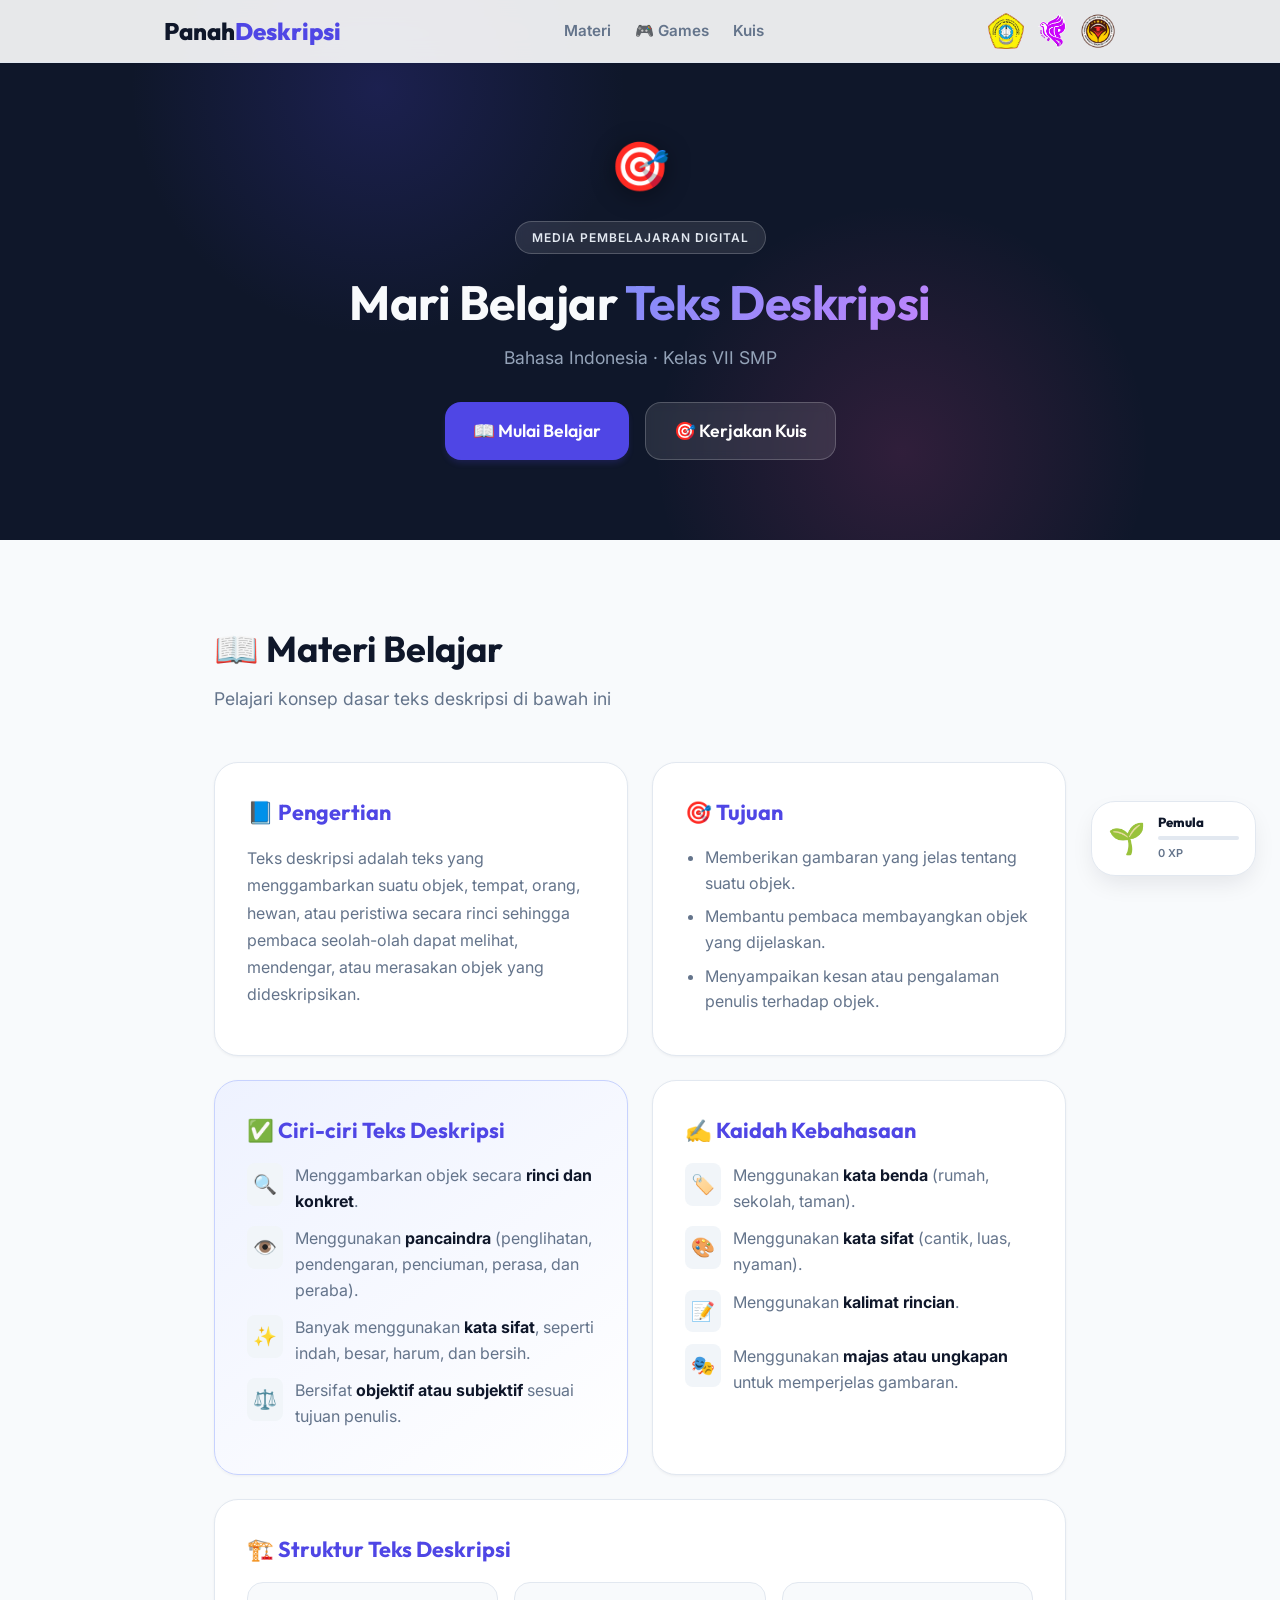
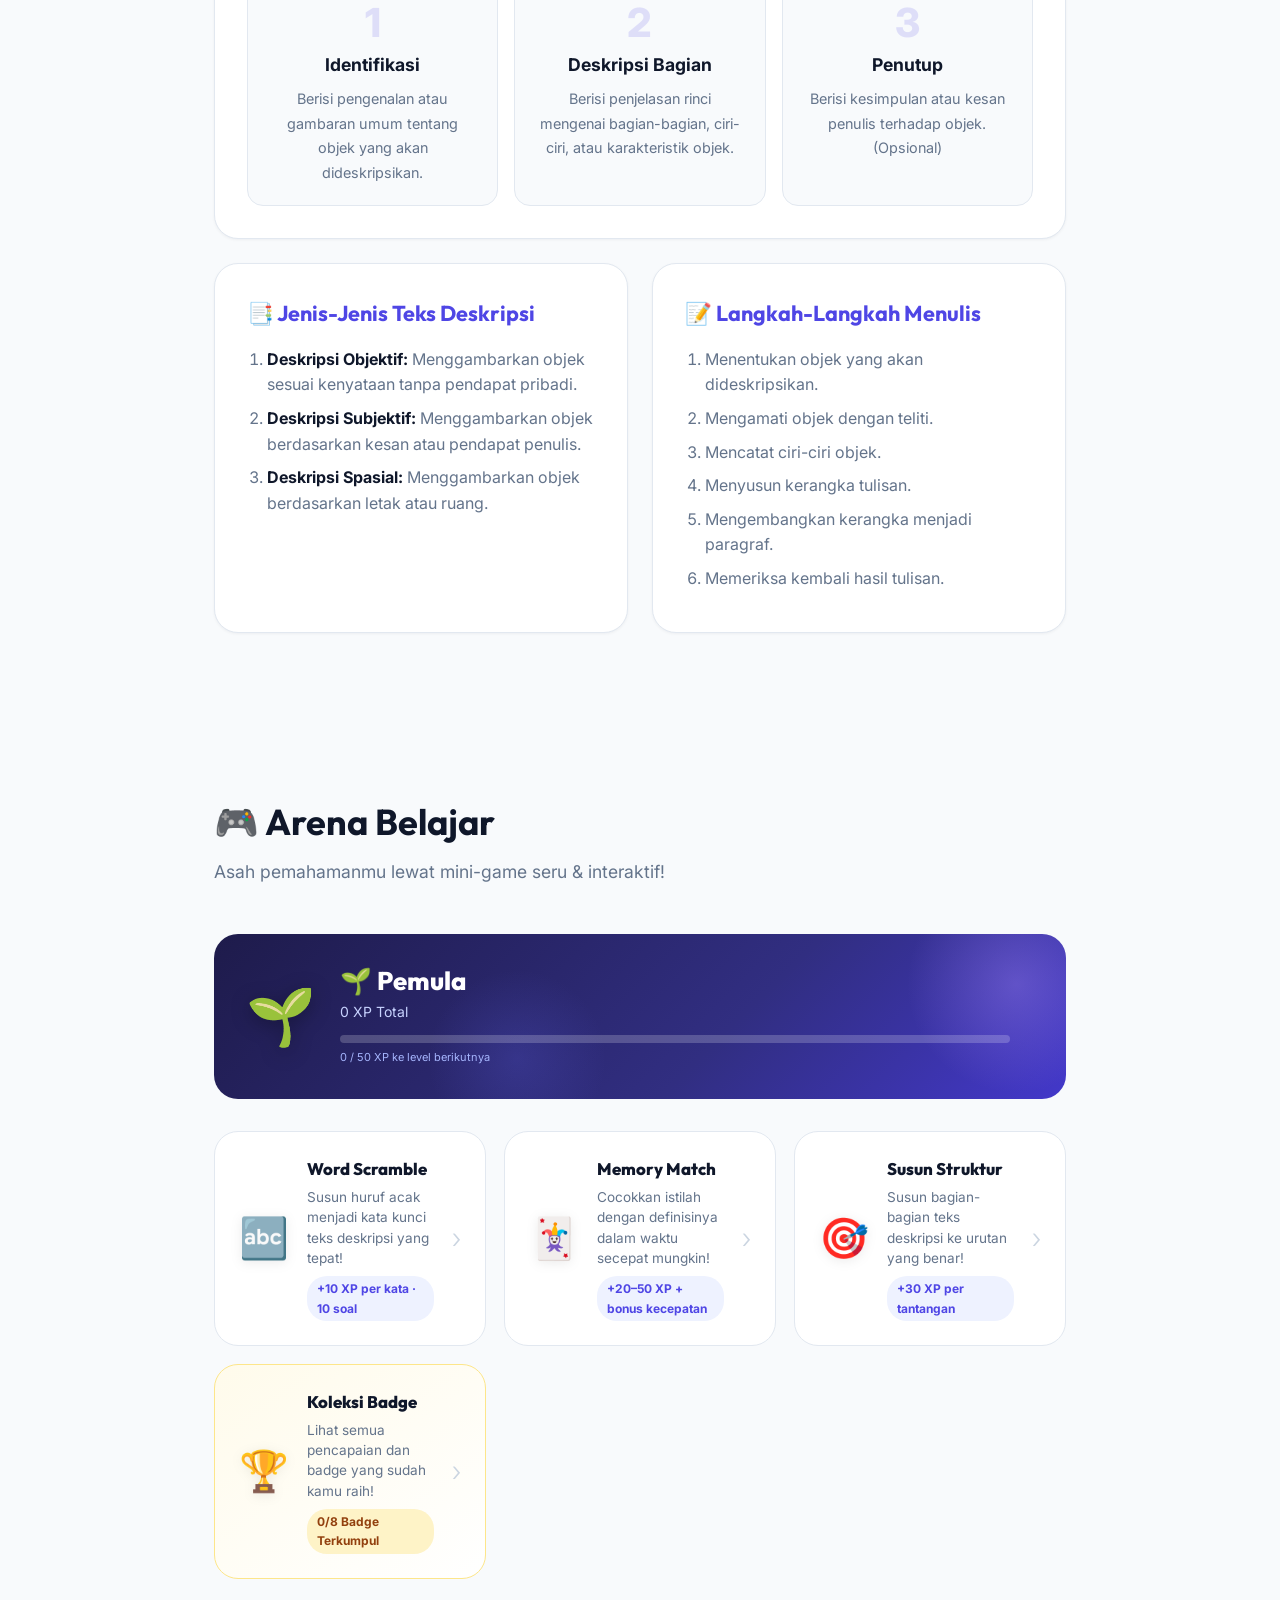
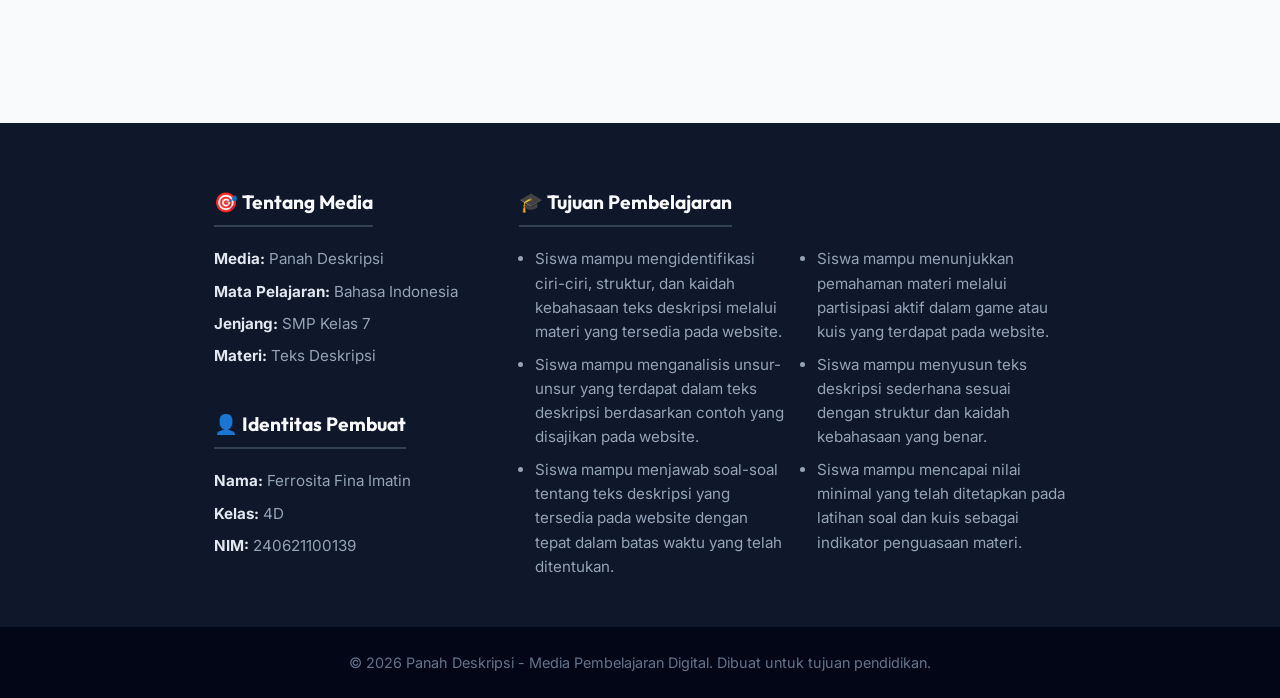
<file: index.html>
<!DOCTYPE html>
<html lang="id">

<head>
    <meta charset="UTF-8">
    <meta name="viewport" content="width=device-width, initial-scale=1.0">
    <title>Panah Deskripsi - Media Pembelajaran Teks Deskripsi</title>
    <link rel="preconnect" href="https://fonts.googleapis.com">
    <link rel="preconnect" href="https://fonts.gstatic.com" crossorigin>
    <link href="https://fonts.googleapis.com/css2?family=Inter:wght@300;400;500;600;700&family=Outfit:wght@500;600;700;800&display=swap" rel="stylesheet">
    <link rel="stylesheet" href="style.css">
</head>

<body>

    <nav class="navbar">
        <div class="nav-container">
            <div class="nav-brand">Panah<span>Deskripsi</span></div>
            <div class="nav-links">
                <a href="#materi">Materi</a>
                <a href="#games">🎮 Games</a>
                <a href="kuis.html">Kuis</a>
            </div>
            <div class="nav-logos">
                <img src="assets/utm.png" alt="UTM">
                <img src="assets/fkip.png" alt="FKIP">
                <img src="assets/pbsi.png" alt="PBSI">
            </div>
        </div>
    </nav>

    <header class="hero">
        <div class="hero-content">
            <span class="target-icon">🎯</span>
            <div class="hero-badge">Media Pembelajaran Digital</div>
            <h1>Mari Belajar <span>Teks Deskripsi</span></h1>
            <p>Bahasa Indonesia &middot; Kelas VII SMP</p>
            <div class="hero-buttons">
                <a href="#materi" class="btn-primary">📖 Mulai Belajar</a>
                <a href="kuis.html" class="btn-secondary">🎯 Kerjakan Kuis</a>
            </div>
        </div>
    </header>

    <main class="container">
        <!-- MATERI SECTION -->
        <section id="materi" class="section">
            <div class="section-header">
                <h2>📖 Materi Belajar</h2>
                <p class="section-subtitle">Pelajari konsep dasar teks deskripsi di bawah ini</p>
            </div>

            <div class="grid-2">
                <div class="card">
                    <h3>📘 Pengertian</h3>
                    <p>Teks deskripsi adalah teks yang menggambarkan suatu objek, tempat, orang, hewan, atau peristiwa secara rinci sehingga pembaca seolah-olah dapat melihat, mendengar, atau merasakan objek yang dideskripsikan.</p>
                </div>
                <div class="card">
                    <h3>🎯 Tujuan</h3>
                    <ul class="styled-list">
                        <li>Memberikan gambaran yang jelas tentang suatu objek.</li>
                        <li>Membantu pembaca membayangkan objek yang dijelaskan.</li>
                        <li>Menyampaikan kesan atau pengalaman penulis terhadap objek.</li>
                    </ul>
                </div>
            </div>

            <div class="grid-2 mt-2">
                <div class="card card-highlight">
                    <h3>✅ Ciri-ciri Teks Deskripsi</h3>
                    <ul class="icon-list">
                        <li><span>🔍</span> <div>Menggambarkan objek secara <strong>rinci dan konkret</strong>.</div></li>
                        <li><span>👁️</span> <div>Menggunakan <strong>pancaindra</strong> (penglihatan, pendengaran, penciuman, perasa, dan peraba).</div></li>
                        <li><span>✨</span> <div>Banyak menggunakan <strong>kata sifat</strong>, seperti indah, besar, harum, dan bersih.</div></li>
                        <li><span>⚖️</span> <div>Bersifat <strong>objektif atau subjektif</strong> sesuai tujuan penulis.</div></li>
                    </ul>
                </div>
                <div class="card">
                    <h3>✍️ Kaidah Kebahasaan</h3>
                    <ul class="icon-list">
                        <li><span>🏷️</span> <div>Menggunakan <strong>kata benda</strong> (rumah, sekolah, taman).</div></li>
                        <li><span>🎨</span> <div>Menggunakan <strong>kata sifat</strong> (cantik, luas, nyaman).</div></li>
                        <li><span>📝</span> <div>Menggunakan <strong>kalimat rincian</strong>.</div></li>
                        <li><span>🎭</span> <div>Menggunakan <strong>majas atau ungkapan</strong> untuk memperjelas gambaran.</div></li>
                    </ul>
                </div>
            </div>

            <div class="card mt-2">
                <h3>🏗️ Struktur Teks Deskripsi</h3>
                <div class="struct-grid">
                    <div class="struct-item">
                        <span class="struct-num">1</span>
                        <span class="struct-label">Identifikasi</span>
                        <p class="struct-desc">Berisi pengenalan atau gambaran umum tentang objek yang akan dideskripsikan.</p>
                    </div>
                    <div class="struct-item">
                        <span class="struct-num">2</span>
                        <span class="struct-label">Deskripsi Bagian</span>
                        <p class="struct-desc">Berisi penjelasan rinci mengenai bagian-bagian, ciri-ciri, atau karakteristik objek.</p>
                    </div>
                    <div class="struct-item">
                        <span class="struct-num">3</span>
                        <span class="struct-label">Penutup</span>
                        <p class="struct-desc">Berisi kesimpulan atau kesan penulis terhadap objek. (Opsional)</p>
                    </div>
                </div>
            </div>

            <div class="grid-2 mt-2">
                <div class="card">
                    <h3>📑 Jenis-Jenis Teks Deskripsi</h3>
                    <ol class="styled-list">
                        <li><strong>Deskripsi Objektif:</strong> Menggambarkan objek sesuai kenyataan tanpa pendapat pribadi.</li>
                        <li><strong>Deskripsi Subjektif:</strong> Menggambarkan objek berdasarkan kesan atau pendapat penulis.</li>
                        <li><strong>Deskripsi Spasial:</strong> Menggambarkan objek berdasarkan letak atau ruang.</li>
                    </ol>
                </div>
                <div class="card">
                    <h3>📝 Langkah-Langkah Menulis</h3>
                    <ol class="styled-list">
                        <li>Menentukan objek yang akan dideskripsikan.</li>
                        <li>Mengamati objek dengan teliti.</li>
                        <li>Mencatat ciri-ciri objek.</li>
                        <li>Menyusun kerangka tulisan.</li>
                        <li>Mengembangkan kerangka menjadi paragraf.</li>
                        <li>Memeriksa kembali hasil tulisan.</li>
                    </ol>
                </div>
            </div>
        </section>

        <!-- KUIS SECTION DIPINDAHKAN KE HALAMAN kuis.html -->

        <!-- ===== GAMES SECTION ===== -->
        <section id="games" class="section">
            <div class="section-header">
                <h2>🎮 Arena Belajar</h2>
                <p class="section-subtitle">Asah pemahamanmu lewat mini-game seru &amp; interaktif!</p>
            </div>

            <!-- XP Profile Card -->
            <div class="xp-profile-card">
                <div class="xp-profile-avatar" id="xp-emoji-main">🌱</div>
                <div class="xp-profile-info">
                    <div class="xp-profile-level" id="xp-level-main">🌱 Pemula</div>
                    <div class="xp-profile-pts"><span id="xp-total-main">0</span> XP Total</div>
                    <div class="xp-track-wrap">
                        <div class="xp-track-fill" id="xp-track-fill" style="width:0%"></div>
                    </div>
                    <div class="xp-track-label" id="xp-track-label">0 / 50 XP ke level berikutnya</div>
                </div>
                <div class="xp-badges-mini" id="xp-badges-mini"></div>
            </div>

            <!-- Games Grid -->
            <div class="games-grid">
                <div class="game-card" onclick="openGame('scramble')">
                    <div class="game-card-icon">🔤</div>
                    <div class="game-card-content">
                        <div class="game-card-title">Word Scramble</div>
                        <div class="game-card-desc">Susun huruf acak menjadi kata kunci teks deskripsi yang tepat!</div>
                        <div class="game-card-reward">+10 XP per kata &middot; 10 soal</div>
                    </div>
                    <div class="game-card-arrow">&rsaquo;</div>
                </div>

                <div class="game-card" onclick="openGame('memory')">
                    <div class="game-card-icon">🃏</div>
                    <div class="game-card-content">
                        <div class="game-card-title">Memory Match</div>
                        <div class="game-card-desc">Cocokkan istilah dengan definisinya dalam waktu secepat mungkin!</div>
                        <div class="game-card-reward">+20–50 XP + bonus kecepatan</div>
                    </div>
                    <div class="game-card-arrow">&rsaquo;</div>
                </div>

                <div class="game-card" onclick="openGame('drag')">
                    <div class="game-card-icon">🎯</div>
                    <div class="game-card-content">
                        <div class="game-card-title">Susun Struktur</div>
                        <div class="game-card-desc">Susun bagian-bagian teks deskripsi ke urutan yang benar!</div>
                        <div class="game-card-reward">+30 XP per tantangan</div>
                    </div>
                    <div class="game-card-arrow">&rsaquo;</div>
                </div>

                <div class="game-card badge-display-card" onclick="openGame('badges')">
                    <div class="game-card-icon">🏆</div>
                    <div class="game-card-content">
                        <div class="game-card-title">Koleksi Badge</div>
                        <div class="game-card-desc">Lihat semua pencapaian dan badge yang sudah kamu raih!</div>
                        <div class="game-card-reward"><span id="badge-earned-count">0</span>/8 Badge Terkumpul</div>
                    </div>
                    <div class="game-card-arrow">&rsaquo;</div>
                </div>
            </div>
        </section>
    </main>

    <!-- ====== WORD SCRAMBLE MODAL ====== -->
    <div class="game-modal" id="modal-scramble" style="display:none;">
        <div class="game-modal-overlay" onclick="closeGame('scramble')"></div>
        <div class="game-modal-inner">
            <div class="modal-topbar">
                <div class="modal-topbar-title">🔤 Word Scramble</div>
                <button class="modal-close-btn" onclick="closeGame('scramble')">✕</button>
            </div>
            <div id="sc-game-body">
                <div class="sc-stats-bar">
                    <div>Kata <strong id="sc-word-num">1</strong>/10</div>
                    <div class="sc-clock" id="sc-clock">⏱ <span id="sc-timer">30</span>s</div>
                    <div>XP: <strong id="sc-xp-num">0</strong></div>
                </div>
                <div class="sc-hint-box" id="sc-hint-box">
                    <span class="sc-hint-label">💡 Petunjuk:</span>
                    <span id="sc-hint-text"></span>
                </div>
                <div class="sc-scrambled-area" id="sc-scrambled-area"></div>
                <div class="sc-answer-label">Jawaban kamu (klik huruf di atas, klik jawaban untuk kembali):</div>
                <div class="sc-answer-area" id="sc-answer-area"></div>
                <div class="sc-feedback" id="sc-feedback"></div>
                <div class="sc-actions">
                    <button class="btn-secondary sc-btn" onclick="scClear()">🗑 Hapus</button>
                    <button class="btn-secondary sc-btn" onclick="scSkip()">⏭ Skip</button>
                    <button class="btn-primary sc-btn" onclick="scCheck()">✅ Cek</button>
                </div>
            </div>
            <div id="sc-result-body" style="display:none;"></div>
        </div>
    </div>

    <!-- ====== MEMORY MATCH MODAL ====== -->
    <div class="game-modal" id="modal-memory" style="display:none;">
        <div class="game-modal-overlay" onclick="closeGame('memory')"></div>
        <div class="game-modal-inner game-modal-wide">
            <div class="modal-topbar">
                <div class="modal-topbar-title">🃏 Memory Match</div>
                <button class="modal-close-btn" onclick="closeGame('memory')">✕</button>
            </div>
            <div class="mem-stats-bar">
                <div class="mem-stat">✅ Cocok: <strong id="mem-matched">0</strong>/8</div>
                <div class="mem-stat">❌ Salah: <strong id="mem-wrong">0</strong></div>
                <div class="mem-stat">⏱ <strong id="mem-time">0</strong>s</div>
            </div>
            <div class="memory-board" id="memory-board"></div>
        </div>
    </div>

    <!-- ====== DRAG & DROP MODAL ====== -->
    <div class="game-modal" id="modal-drag" style="display:none;">
        <div class="game-modal-overlay" onclick="closeGame('drag')"></div>
        <div class="game-modal-inner">
            <div class="modal-topbar">
                <div class="modal-topbar-title">🎯 Susun Struktur</div>
                <button class="modal-close-btn" onclick="closeGame('drag')">✕</button>
            </div>
            <div style="padding: 1rem 1.5rem 0;">
                <div style="font-weight:800;font-size:1rem;font-family:'Outfit',sans-serif;color:var(--text-main);margin-bottom:4px;" id="drag-challenge-title">Struktur Teks Deskripsi</div>
                <p style="color:var(--text-muted);font-size:0.875rem;line-height:1.6;margin:0;" id="drag-instruction">Urutkan bagian-bagian teks deskripsi dari awal hingga akhir!</p>
            </div>
            <div class="drag-game-area">
                <div>
                    <div class="drag-col-label">📦 Blok Tersedia</div>
                    <div id="drag-source" class="drag-source"></div>
                </div>
                <div>
                    <div class="drag-col-label">🎯 Urutan Benar (1 &rarr; 3)</div>
                    <div id="drag-target" class="drag-target"></div>
                </div>
            </div>
            <div class="drag-feedback" id="drag-feedback"></div>
            <div class="drag-actions">
                <button class="btn-secondary" onclick="resetDragGame()">🔄 Ulang</button>
                <button class="btn-primary" onclick="checkDragGame()">✅ Cek Urutan</button>
            </div>
        </div>
    </div>

    <!-- ====== BADGE COLLECTION MODAL ====== -->
    <div class="game-modal" id="modal-badges" style="display:none;">
        <div class="game-modal-overlay" onclick="closeGame('badges')"></div>
        <div class="game-modal-inner">
            <div class="modal-topbar">
                <div class="modal-topbar-title">🏆 Koleksi Badge</div>
                <button class="modal-close-btn" onclick="closeGame('badges')">✕</button>
            </div>
            <div class="badge-xp-card">
                <div class="badge-xp-emoji" id="bdg-emoji">🌱</div>
                <div>
                    <div class="badge-xp-level" id="bdg-level">🌱 Pemula</div>
                    <div class="badge-xp-pts"><span id="bdg-xp">0</span> XP Total</div>
                </div>
            </div>
            <div class="badge-grid" id="badge-grid"></div>
            <div style="text-align:center;padding:0.5rem 1.5rem 1.5rem;">
                <button class="btn-secondary" style="font-size:0.85rem;justify-content:center;" onclick="confirmReset()">🗑️ Reset Progress</button>
            </div>
        </div>
    </div>

    <!-- XP Toast Notification -->
    <div class="xp-toast" id="xp-toast"></div>

    <!-- XP Widget (Fixed) -->
    <div class="xp-widget" id="xp-widget" onclick="openGame('badges')" title="Klik untuk lihat badge">
        <div class="xp-widget-emoji" id="xp-widget-emoji">🌱</div>
        <div class="xp-widget-info">
            <div class="xp-widget-level" id="xp-widget-level">Pemula</div>
            <div class="xp-widget-bar">
                <div class="xp-widget-fill" id="xp-widget-fill" style="width:0%"></div>
            </div>
            <div class="xp-widget-pts" id="xp-widget-pts">0 XP</div>
        </div>
    </div>

    <footer class="footer">
        <div class="container footer-grid footer-2col">
            <div class="footer-col">
                <h4>🎯 Tentang Media</h4>
                <p><strong>Media:</strong> Panah Deskripsi</p>
                <p><strong>Mata Pelajaran:</strong> Bahasa Indonesia</p>
                <p><strong>Jenjang:</strong> SMP Kelas 7</p>
                <p><strong>Materi:</strong> Teks Deskripsi</p>

                <h4 style="margin-top: 2rem;">👤 Identitas Pembuat</h4>
                <p><strong>Nama:</strong> Ferrosita Fina Imatin</p>
                <p><strong>Kelas:</strong> 4D</p>
                <p><strong>NIM:</strong> 240621100139</p>
            </div>
            <div class="footer-col">
                <h4>🎓 Tujuan Pembelajaran</h4>
                <ul class="footer-list split-2">
                    <li>Siswa mampu mengidentifikasi ciri-ciri, struktur, dan kaidah kebahasaan teks deskripsi melalui materi yang tersedia pada website.</li>
                    <li>Siswa mampu menganalisis unsur-unsur yang terdapat dalam teks deskripsi berdasarkan contoh yang disajikan pada website.</li>
                    <li>Siswa mampu menjawab soal-soal tentang teks deskripsi yang tersedia pada website dengan tepat dalam batas waktu yang telah ditentukan.</li>
                    <li>Siswa mampu menunjukkan pemahaman materi melalui partisipasi aktif dalam game atau kuis yang terdapat pada website.</li>
                    <li>Siswa mampu menyusun teks deskripsi sederhana sesuai dengan struktur dan kaidah kebahasaan yang benar.</li>
                    <li>Siswa mampu mencapai nilai minimal yang telah ditetapkan pada latihan soal dan kuis sebagai indikator penguasaan materi.</li>
                </ul>
            </div>
        </div>
        <div class="footer-bottom">
            <p>&copy; 2026 Panah Deskripsi - Media Pembelajaran Digital. Dibuat untuk tujuan pendidikan.</p>
        </div>
    </footer>

    <script src="script.js"></script>
</body>
</html>
</file>
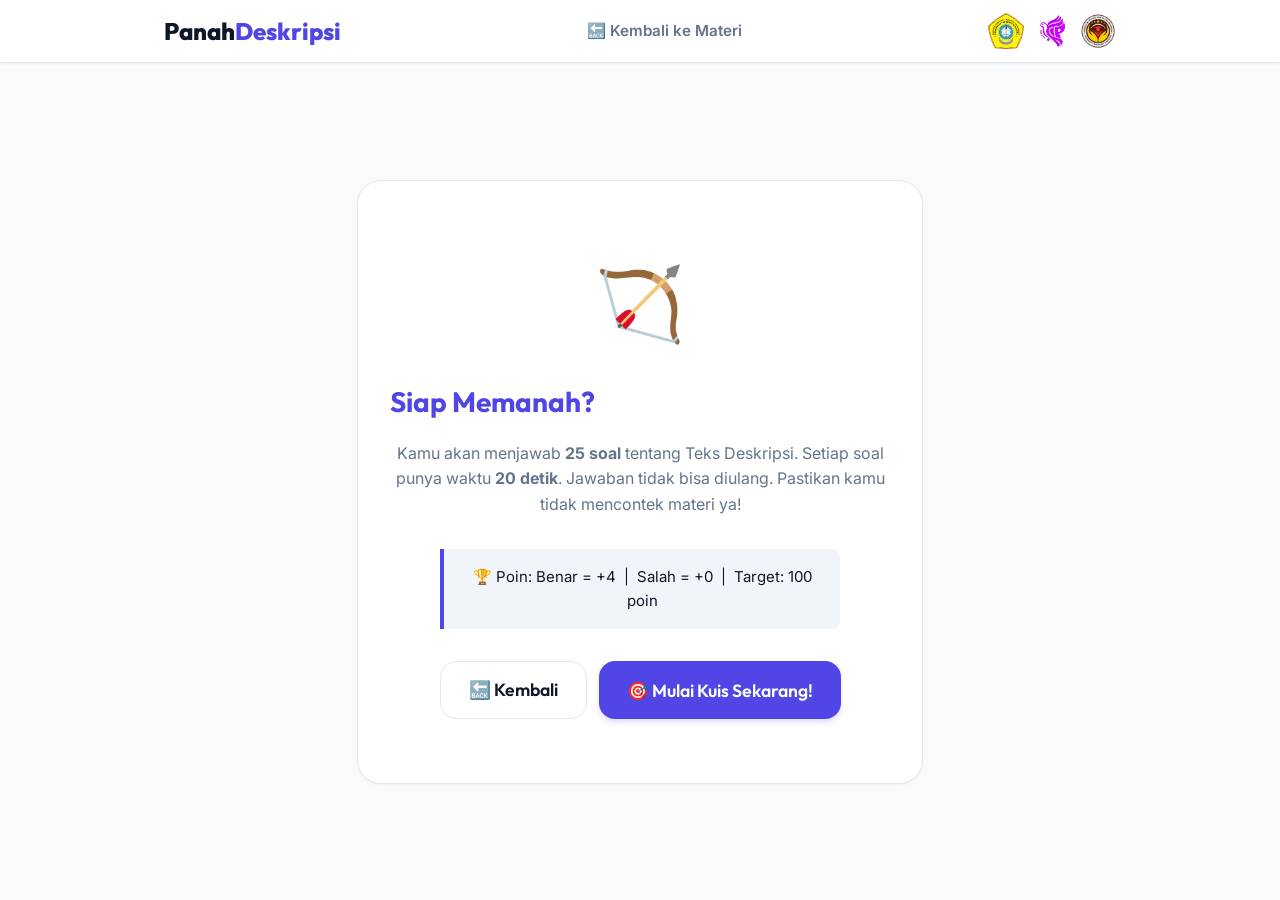
<file: kuis.html>
<!DOCTYPE html>
<html lang="id">
<head>
    <meta charset="UTF-8">
    <meta name="viewport" content="width=device-width, initial-scale=1.0">
    <title>Kuis - Panah Deskripsi</title>
    <link rel="preconnect" href="https://fonts.googleapis.com">
    <link rel="preconnect" href="https://fonts.gstatic.com" crossorigin>
    <link href="https://fonts.googleapis.com/css2?family=Inter:wght@300;400;500;600;700&family=Outfit:wght@500;600;700;800&display=swap" rel="stylesheet">
    <link rel="stylesheet" href="style.css">
</head>
<body style="background: var(--bg-main); min-height: 100vh; display: flex; flex-direction: column;">
    
    <nav class="navbar">
        <div class="nav-container">
            <a href="index.html" class="nav-brand">Panah<span>Deskripsi</span></a>
            <div class="nav-links">
                <a href="index.html">🔙 Kembali ke Materi</a>
            </div>
            <div class="nav-logos">
                <img src="assets/utm.png" alt="UTM">
                <img src="assets/fkip.png" alt="FKIP">
                <img src="assets/pbsi.png" alt="PBSI">
            </div>
        </div>
    </nav>

    <main class="container" style="flex: 1; display: flex; align-items: center; justify-content: center; padding-top: 6rem; padding-bottom: 2rem;">
        <section id="kuis" style="width: 100%; max-width: 800px; margin: 0 auto;">
            <!-- QUIZ START -->
            <div id="quiz-start" class="card text-center" style="padding: 4rem 2rem;">
                <div style="font-size:72px; margin-bottom:20px;">🏹</div>
                <h3 style="font-size:1.75rem; margin-bottom: 1rem;">Siap Memanah?</h3>
                <p style="color: var(--text-muted); margin-bottom: 2rem; max-width: 500px; margin-left: auto; margin-right: auto; line-height: 1.6;">
                    Kamu akan menjawab <strong>25 soal</strong> tentang Teks Deskripsi. Setiap soal punya waktu <strong>20 detik</strong>. Jawaban tidak bisa diulang. Pastikan kamu tidak mencontek materi ya!
                </p>
                <div class="highlight-box" style="margin: 0 auto 2rem; max-width: 400px; display: inline-block;">
                    🏆 Poin: Benar = +4 &nbsp;|&nbsp; Salah = +0 &nbsp;|&nbsp; Target: 100 poin
                </div>
                <br>
                <div style="display: flex; gap: 12px; justify-content: center;">
                    <a href="index.html" class="btn-secondary" style="color: var(--text-main); border-color: var(--border-color);">🔙 Kembali</a>
                    <button class="btn-primary" onclick="startQuiz()">🎯 Mulai Kuis Sekarang!</button>
                </div>
            </div>

            <!-- QUIZ PLAY -->
            <div id="quiz-play" style="display:none;">
                <div class="quiz-header">
                    <div>
                        <div class="q-progress">Soal</div>
                        <div class="q-num" id="q-counter">1 / 25</div>
                        <div class="progress-bar">
                            <div class="progress-fill" id="prog-fill" style="width:4%;"></div>
                        </div>
                    </div>
                    <div class="timer-ring" id="timer-ring">
                        <div class="timer-circle" id="timer-circle">
                            <div class="timer-num" id="timer-display">20</div>
                            <div class="timer-label">detik</div>
                        </div>
                    </div>
                    <div class="score-pill">
                        <div class="s-val" id="score-display">0</div>
                        <span class="s-lbl">Poin</span>
                    </div>
                </div>

                <div class="question-card">
                    <span class="q-tag" id="q-tag">Soal 1</span>
                    <div class="q-text" id="q-text"></div>
                    <div class="options-list" id="options-list"></div>
                    <div class="feedback-box" id="feedback-box"></div>
                    <button class="next-btn" id="next-btn" onclick="nextQuestion()">Lanjut ➤</button>
                </div>
            </div>

            <!-- QUIZ RESULT -->
            <div id="quiz-result" style="display:none;">
                <div class="result-page card">
                    <div class="target-result">
                        <div class="score-big" id="result-score-ring">0<br><span style="font-size:1rem; color: var(--text-muted); font-family: 'Inter', sans-serif; font-weight: 500;">poin</span></div>
                    </div>
                    <div class="result-title" id="result-title">Luar Biasa!</div>
                    <div class="result-sub" id="result-sub">Panahmu tepat ke tengah sasaran!</div>
                    <div class="stats-row">
                        <div class="stat-card">
                            <div class="stat-val" id="res-benar">0</div>
                            <div class="stat-lbl">✅ Benar</div>
                        </div>
                        <div class="stat-card">
                            <div class="stat-val" id="res-salah">0</div>
                            <div class="stat-lbl">❌ Salah</div>
                        </div>
                        <div class="stat-card">
                            <div class="stat-val" id="res-skor" style="color: var(--primary);">0</div>
                            <div class="stat-lbl" style="color: var(--primary);">🏆 Skor</div>
                        </div>
                    </div>
                    <div class="predikat-box">
                        Predikat kamu: <span class="predikat" id="res-predikat">—</span>
                    </div>
                    <div style="display: flex; gap: 12px; justify-content: center; flex-direction: column;">
                        <button class="btn-primary" style="width: 100%; justify-content: center;" onclick="resetQuiz()">🔄 Coba Lagi Kuis!</button>
                        <a href="index.html" class="btn-secondary" style="width: 100%; color: var(--text-main); border-color: var(--border-color); justify-content: center;">🔙 Kembali ke Materi</a>
                    </div>
                </div>
            </div>
        </section>
    </main>

    <script src="script.js"></script>
</body>
</html>
</file>
<file: style.css>
@import url('https://fonts.googleapis.com/css2?family=Inter:wght@300;400;500;600;700&family=Outfit:wght@500;600;700;800&display=swap');

:root {
    --primary: #4F46E5;
    --primary-hover: #4338CA;
    --secondary: #10B981;
    --accent: #F59E0B;
    --bg-main: #F8FAFC;
    --bg-card: #FFFFFF;
    --text-main: #0F172A;
    --text-muted: #64748B;
    --border-color: #E2E8F0;
    --shadow-sm: 0 1px 3px rgba(15, 23, 42, 0.05);
    --shadow-md: 0 4px 6px -1px rgba(15, 23, 42, 0.08), 0 2px 4px -1px rgba(15, 23, 42, 0.04);
    --shadow-lg: 0 10px 25px -5px rgba(15, 23, 42, 0.1);
    --radius-sm: 8px;
    --radius-md: 16px;
    --radius-lg: 24px;
}

* {
    box-sizing: border-box;
    margin: 0;
    padding: 0;
}

html {
    scroll-behavior: smooth;
}

body {
    font-family: 'Inter', sans-serif;
    background: var(--bg-main);
    color: var(--text-main);
    line-height: 1.6;
}

h1, h2, h3, h4, .nav-brand, .result-title, .q-num, .timer-num, .s-val, .stat-val, .predikat {
    font-family: 'Outfit', sans-serif;
}

/* NAVBAR */
.navbar {
    position: fixed;
    top: 0;
    left: 0;
    width: 100%;
    background: rgba(255, 255, 255, 0.9);
    backdrop-filter: blur(12px);
    border-bottom: 1px solid var(--border-color);
    z-index: 1000;
    padding: 0.75rem 0;
    box-shadow: var(--shadow-sm);
}

.nav-container {
    max-width: 1000px;
    margin: 0 auto;
    padding: 0 1.5rem;
    display: flex;
    justify-content: space-between;
    align-items: center;
}

.nav-brand {
    font-size: 1.5rem;
    font-weight: 800;
    color: var(--text-main);
    text-decoration: none;
}

.nav-brand span {
    color: var(--primary);
}

.nav-links {
    display: flex;
    gap: 1.5rem;
}

.nav-links a {
    text-decoration: none;
    color: var(--text-muted);
    font-weight: 600;
    font-size: 0.95rem;
    transition: color 0.2s ease;
}

.nav-links a:hover {
    color: var(--primary);
}

.nav-logos {
    display: flex;
    gap: 10px;
    align-items: center;
}

.nav-logos img {
    height: 36px;
    object-fit: contain;
}

/* HERO SECTION */
.hero {
    background: #0F172A;
    padding: 8rem 1.5rem 5rem;
    text-align: center;
    position: relative;
    overflow: hidden;
    color: white;
}

.hero::before {
    content: '';
    position: absolute;
    top: -30%;
    left: 10%;
    width: 500px;
    height: 500px;
    background: radial-gradient(circle, rgba(79,70,229,0.2) 0%, transparent 70%);
    border-radius: 50%;
    z-index: 0;
}

.hero::after {
    content: '';
    position: absolute;
    bottom: -30%;
    right: 10%;
    width: 500px;
    height: 500px;
    background: radial-gradient(circle, rgba(236,72,153,0.15) 0%, transparent 70%);
    border-radius: 50%;
    z-index: 0;
}

.hero-content {
    position: relative;
    z-index: 1;
    max-width: 800px;
    margin: 0 auto;
}

.target-icon {
    font-size: 48px;
    margin-bottom: 16px;
    display: block;
    filter: drop-shadow(0 4px 12px rgba(0, 0, 0, 0.4));
}

.hero-badge {
    display: inline-block;
    background: rgba(255, 255, 255, 0.1);
    color: #E2E8F0;
    font-size: 12px;
    font-weight: 600;
    letter-spacing: 1px;
    text-transform: uppercase;
    padding: 6px 16px;
    border-radius: 30px;
    border: 1px solid rgba(255, 255, 255, 0.2);
    margin-bottom: 20px;
    backdrop-filter: blur(5px);
}

.hero h1 {
    font-size: 3rem;
    font-weight: 700;
    color: #F8FAFC;
    line-height: 1.2;
    margin-bottom: 12px;
    letter-spacing: -0.5px;
}

.hero h1 span {
    color: #818CF8;
    background: linear-gradient(135deg, #818CF8, #C084FC);
    -webkit-background-clip: text;
    -webkit-text-fill-color: transparent;
}

.hero p {
    font-size: 1.1rem;
    color: #94A3B8;
    margin-bottom: 30px;
}

.hero-buttons {
    display: flex;
    gap: 16px;
    justify-content: center;
}

.btn-primary, .btn-secondary {
    display: inline-flex;
    align-items: center;
    gap: 8px;
    padding: 14px 28px;
    font-family: 'Outfit', sans-serif;
    font-size: 1.1rem;
    font-weight: 600;
    border-radius: var(--radius-md);
    cursor: pointer;
    text-decoration: none;
    transition: all 0.25s ease;
    border: none;
}

.btn-primary {
    background: var(--primary);
    color: white;
    box-shadow: 0 4px 6px -1px rgba(79, 70, 229, 0.2);
}

.btn-primary:hover {
    background: var(--primary-hover);
    transform: translateY(-2px);
    box-shadow: 0 10px 15px -3px rgba(79, 70, 229, 0.3);
}

.btn-secondary {
    background: rgba(255, 255, 255, 0.1);
    color: white;
    border: 1px solid rgba(255, 255, 255, 0.2);
    backdrop-filter: blur(5px);
}

.btn-secondary:hover {
    background: rgba(255, 255, 255, 0.2);
    transform: translateY(-2px);
}

/* LAYOUT & SECTIONS */
.container {
    max-width: 900px;
    margin: 0 auto;
    padding: 0 1.5rem;
}

.section {
    padding: 5rem 0;
}

.section-header {
    margin-bottom: 3rem;
}

.text-center {
    text-align: center;
}

.section-header h2 {
    font-size: 2.25rem;
    color: var(--text-main);
    margin-bottom: 8px;
}

.section-subtitle {
    font-size: 1.1rem;
    color: var(--text-muted);
}

/* CARDS & GRIDS */
.mt-2 { margin-top: 1.5rem; }

.grid-2 {
    display: grid;
    grid-template-columns: repeat(auto-fit, minmax(350px, 1fr));
    gap: 1.5rem;
}

.card {
    background: var(--bg-card);
    border-radius: var(--radius-lg);
    padding: 2rem;
    border: 1px solid var(--border-color);
    box-shadow: var(--shadow-sm);
    transition: transform 0.3s ease, box-shadow 0.3s ease;
}

.card:hover {
    transform: translateY(-2px);
    box-shadow: var(--shadow-md);
}

.card-highlight {
    background: linear-gradient(145deg, #EEF2FF, #ffffff);
    border-color: #C7D2FE;
}

.card h3 {
    font-size: 1.35rem;
    color: var(--primary);
    margin-bottom: 1rem;
    display: flex;
    align-items: center;
    gap: 8px;
}

.card p {
    color: var(--text-muted);
    line-height: 1.7;
}

.styled-list {
    padding-left: 1.25rem;
    color: var(--text-muted);
}

.styled-list li {
    margin-bottom: 8px;
    line-height: 1.6;
}

.styled-list strong {
    color: var(--text-main);
}

.icon-list {
    list-style: none;
    padding: 0;
}

.icon-list li {
    display: flex;
    align-items: flex-start;
    gap: 12px;
    margin-bottom: 12px;
    color: var(--text-muted);
    line-height: 1.6;
}

.icon-list li span {
    font-size: 1.2rem;
    background: #F1F5F9;
    padding: 6px;
    border-radius: 8px;
}

.icon-list strong {
    color: var(--text-main);
}

/* STRUKTUR GRID */
.struct-grid {
    display: grid;
    grid-template-columns: repeat(auto-fit, minmax(200px, 1fr));
    gap: 16px;
    margin-top: 16px;
}

.struct-item {
    background: #F8FAFC;
    border: 1px solid var(--border-color);
    border-radius: var(--radius-md);
    padding: 20px;
    text-align: center;
}

.struct-num {
    font-size: 2.5rem;
    font-weight: 800;
    color: var(--primary);
    display: block;
    opacity: 0.15;
    line-height: 1;
    margin-bottom: 8px;
}

.struct-label {
    font-weight: 700;
    color: var(--text-main);
    display: block;
    font-size: 1.1rem;
    margin-bottom: 8px;
}

.struct-desc {
    color: var(--text-muted);
    font-size: 0.9rem;
    line-height: 1.6;
}

/* KUIS SECTION */
.quiz-header {
    background: var(--bg-card);
    border-radius: var(--radius-lg);
    padding: 1.5rem;
    margin-bottom: 1.5rem;
    display: flex;
    justify-content: space-between;
    align-items: center;
    border: 1px solid var(--border-color);
    box-shadow: var(--shadow-md);
}

.q-progress {
    font-size: 14px;
    color: var(--text-muted);
    font-weight: 500;
}

.q-num {
    font-size: 2rem;
    font-weight: 700;
    color: var(--text-main);
    line-height: 1.2;
}

.timer-ring {
    display: flex;
    flex-direction: column;
    align-items: center;
}

.timer-circle {
    width: 64px;
    height: 64px;
    border-radius: 50%;
    border: 3px solid #E2E8F0;
    border-top-color: var(--primary);
    display: flex;
    align-items: center;
    justify-content: center;
    flex-direction: column;
    background: white;
    box-shadow: var(--shadow-sm);
}

.timer-num {
    font-size: 1.4rem;
    font-weight: 700;
    color: var(--text-main);
    line-height: 1;
}

.timer-label {
    font-size: 11px;
    color: var(--text-muted);
    margin-top: 2px;
}

.score-pill {
    background: #F8FAFC;
    border: 1px solid var(--border-color);
    border-radius: var(--radius-lg);
    padding: 10px 20px;
    text-align: center;
}

.score-pill .s-val {
    font-size: 1.6rem;
    font-weight: 700;
    color: var(--primary);
}

.score-pill .s-lbl {
    font-size: 11px;
    color: var(--text-muted);
    text-transform: uppercase;
    font-weight: 600;
    letter-spacing: 0.5px;
}

.progress-bar {
    background: #E2E8F0;
    border-radius: 10px;
    height: 6px;
    margin-top: 12px;
    overflow: hidden;
    width: 140px;
}

.progress-fill {
    height: 100%;
    background: var(--primary);
    border-radius: 10px;
    transition: width 0.4s ease;
}

.question-card {
    background: var(--bg-card);
    border-radius: var(--radius-lg);
    padding: 2.5rem;
    margin-bottom: 1.5rem;
    border: 1px solid var(--border-color);
    box-shadow: var(--shadow-md);
}

.q-tag {
    display: inline-block;
    background: #EFF6FF;
    color: #3B82F6;
    font-size: 13px;
    font-weight: 600;
    padding: 6px 14px;
    border-radius: 20px;
    margin-bottom: 16px;
}

.q-text {
    font-size: 1.15rem;
    font-weight: 500;
    color: var(--text-main);
    line-height: 1.6;
    margin-bottom: 2rem;
}

.options-list {
    display: flex;
    flex-direction: column;
    gap: 12px;
}

.option-btn {
    display: flex;
    align-items: center;
    gap: 16px;
    padding: 16px 20px;
    background: #fff;
    border: 1.5px solid var(--border-color);
    border-radius: var(--radius-md);
    cursor: pointer;
    font-family: 'Inter', sans-serif;
    font-size: 15px;
    font-weight: 500;
    color: var(--text-main);
    text-align: left;
    transition: all 0.2s ease;
    width: 100%;
    box-shadow: 0 1px 2px rgba(0,0,0,0.02);
}

.option-btn:hover:not(:disabled) {
    border-color: #CBD5E1;
    background: #F8FAFC;
    transform: translateY(-1px);
    box-shadow: var(--shadow-sm);
}

.option-letter {
    min-width: 36px;
    height: 36px;
    border-radius: 10px;
    background: #F1F5F9;
    color: var(--text-muted);
    font-weight: 600;
    font-size: 14px;
    display: flex;
    align-items: center;
    justify-content: center;
    flex-shrink: 0;
    transition: all 0.2s ease;
}

.option-btn.correct {
    background: #F0FDF4;
    border-color: #86EFAC;
    color: #166534;
}

.option-btn.correct .option-letter {
    background: #22C55E;
    color: #fff;
}

.option-btn.wrong {
    background: #FEF2F2;
    border-color: #FCA5A5;
    color: #991B1B;
}

.option-btn.wrong .option-letter {
    background: #EF4444;
    color: #fff;
}

.option-btn.dimmed {
    opacity: 0.5;
}

.option-btn:disabled {
    cursor: default;
}

.feedback-box {
    border-radius: var(--radius-md);
    padding: 16px 20px;
    margin-top: 20px;
    font-size: 15px;
    font-weight: 500;
    display: none;
    line-height: 1.6;
    animation: fadeIn 0.3s ease;
}

.feedback-box.show {
    display: block;
}

.feedback-box.correct-fb {
    background: #F0FDF4;
    color: #166534;
    border: 1px solid #BBF7D0;
}

.feedback-box.wrong-fb {
    background: #FEF2F2;
    color: #991B1B;
    border: 1px solid #FECACA;
}

.next-btn {
    width: 100%;
    margin-top: 20px;
    padding: 16px;
    background: var(--primary);
    color: #fff;
    font-family: 'Outfit', sans-serif;
    font-size: 1.15rem;
    font-weight: 500;
    border: none;
    border-radius: var(--radius-md);
    cursor: pointer;
    transition: all 0.2s ease;
    display: none;
    box-shadow: 0 4px 6px -1px rgba(79, 70, 229, 0.2);
}

.next-btn.show {
    display: block;
    animation: fadeIn 0.3s ease;
}

.next-btn:hover {
    background: var(--primary-hover);
    transform: translateY(-2px);
    box-shadow: 0 10px 15px -3px rgba(79, 70, 229, 0.3);
}

/* RESULT */
.result-page {
    text-align: center;
    padding: 4rem 2rem;
}

.target-result {
    width: 140px;
    height: 140px;
    margin: 0 auto 2rem;
    position: relative;
    background: #F8FAFC;
    border-radius: 50%;
    display: flex;
    align-items: center;
    justify-content: center;
    border: 2px solid var(--border-color);
    box-shadow: var(--shadow-sm);
}

.score-big {
    font-size: 2.5rem;
    font-weight: 700;
    color: var(--primary);
    line-height: 1;
}

.result-title {
    font-size: 2.25rem;
    font-weight: 700;
    color: var(--text-main);
    margin-bottom: 8px;
}

.result-sub {
    font-size: 16px;
    color: var(--text-muted);
    margin-bottom: 2.5rem;
}

.stats-row {
    display: grid;
    grid-template-columns: repeat(3, 1fr);
    gap: 16px;
    margin-bottom: 2.5rem;
}

.stat-card {
    background: #F8FAFC;
    border: 1px solid var(--border-color);
    border-radius: var(--radius-md);
    padding: 20px 12px;
    text-align: center;
}

.stat-val {
    font-size: 2rem;
    font-weight: 700;
    color: var(--text-main);
    margin-bottom: 4px;
}

.stat-lbl {
    font-size: 12px;
    color: var(--text-muted);
    font-weight: 600;
    text-transform: uppercase;
    letter-spacing: 0.5px;
}

.predikat-box {
    background: #EFF6FF;
    border-radius: var(--radius-md);
    padding: 1.5rem;
    margin-bottom: 2rem;
    font-weight: 500;
    font-size: 15px;
    color: #1E3A8A;
}

.predikat-box .predikat {
    font-size: 1.75rem;
    font-weight: 700;
    color: #1D4ED8;
    display: block;
    margin-top: 8px;
}

/* HIGHLIGHT BOX */
.highlight-box {
    background: #F1F5F9;
    border-left: 4px solid var(--primary);
    border-radius: 0 var(--radius-sm) var(--radius-sm) 0;
    padding: 16px 20px;
    font-size: 15px;
    color: var(--text-main);
}

/* FOOTER */
.footer {
    background: #0F172A;
    color: #E2E8F0;
    padding: 4rem 0 0;
    margin-top: 4rem;
}

.footer-grid {
    display: grid;
    grid-template-columns: repeat(auto-fit, minmax(250px, 1fr));
    gap: 2rem;
    margin-bottom: 3rem;
}

@media (min-width: 768px) {
    .footer-grid.footer-2col {
        grid-template-columns: 1fr 2fr;
    }
}

.footer-col h4 {
    font-size: 1.2rem;
    color: #F8FAFC;
    margin-bottom: 1.25rem;
    border-bottom: 2px solid #334155;
    padding-bottom: 8px;
    display: inline-block;
}

.footer-col p {
    color: #94A3B8;
    margin-bottom: 8px;
    font-size: 0.95rem;
}

.footer-col strong {
    color: #E2E8F0;
}

.footer-list {
    padding-left: 1rem;
    color: #94A3B8;
    font-size: 0.95rem;
}

@media (min-width: 768px) {
    .footer-list.split-2 {
        column-count: 2;
        column-gap: 2rem;
    }
}

.footer-list li {
    margin-bottom: 8px;
}

.footer-bottom {
    text-align: center;
    padding: 1.5rem;
    background: #020617;
    color: #64748B;
    font-size: 0.9rem;
}

/* ANIMATIONS */
@keyframes fadeIn {
    from { opacity: 0; transform: translateY(10px); }
    to { opacity: 1; transform: translateY(0); }
}

.timer-urgent .timer-num { color: #EF4444 !important; }
.timer-urgent .timer-circle { border-top-color: #EF4444 !important; animation: pulse 1s cubic-bezier(0.4, 0, 0.6, 1) infinite; }
@keyframes pulse { 0%, 100% { opacity: 1; } 50% { opacity: .5; } }

/* RESPONSIVE */
@media (max-width: 768px) {
    .nav-brand { font-size: 1.25rem; }
    .nav-links { display: none; /* Hide on mobile for simplicity, or use hamburger */ }
    .hero { padding: 6rem 1rem 4rem; }
    .hero h1 { font-size: 2.5rem; }
    .grid-2 { grid-template-columns: 1fr; }
    .hero-buttons { flex-direction: column; }
    .btn-primary, .btn-secondary { width: 100%; justify-content: center; }
}

/* ============================================
   GAMES SECTION
   ============================================ */

.games-grid {
    display: grid;
    grid-template-columns: repeat(auto-fit, minmax(270px, 1fr));
    gap: 1.125rem;
}

.game-card {
    background: var(--bg-card);
    border: 1px solid var(--border-color);
    border-radius: var(--radius-lg);
    padding: 1.5rem;
    cursor: pointer;
    display: flex;
    align-items: center;
    gap: 1.125rem;
    transition: all 0.25s ease;
    position: relative;
    overflow: hidden;
}

.game-card::before {
    content: '';
    position: absolute;
    inset: 0;
    background: linear-gradient(135deg, rgba(79,70,229,0.04), transparent);
    opacity: 0;
    transition: opacity 0.25s;
}

.game-card:hover { transform: translateY(-4px); box-shadow: var(--shadow-lg); border-color: #C7D2FE; }
.game-card:hover::before { opacity: 1; }

.game-card-icon { font-size: 2.5rem; flex-shrink: 0; filter: drop-shadow(0 2px 6px rgba(0,0,0,0.08)); }
.game-card-content { flex: 1; min-width: 0; }
.game-card-title { font-weight: 800; font-size: 1.05rem; color: var(--text-main); font-family: 'Outfit', sans-serif; margin-bottom: 4px; }
.game-card-desc { color: var(--text-muted); font-size: 0.85rem; line-height: 1.5; margin-bottom: 8px; }
.game-card-reward { display: inline-block; font-size: 0.75rem; font-weight: 700; color: var(--primary); background: #EEF2FF; padding: 3px 10px; border-radius: 20px; }
.game-card-arrow { font-size: 1.75rem; color: #CBD5E1; font-weight: 300; transition: color 0.2s, transform 0.2s; }
.game-card:hover .game-card-arrow { color: var(--primary); transform: translateX(4px); }

.badge-display-card { background: linear-gradient(145deg, #FFFBEB, #fff); border-color: #FDE68A; }
.badge-display-card:hover { border-color: #F59E0B; }
.badge-display-card .game-card-reward { background: #FEF3C7; color: #92400E; }

/* XP Profile Card */
.xp-profile-card {
    background: linear-gradient(135deg, #1e1b4b 0%, #312e81 60%, #4338ca 100%);
    border-radius: var(--radius-lg);
    padding: 2rem;
    display: flex;
    align-items: center;
    gap: 1.5rem;
    margin-bottom: 2rem;
    color: white;
    position: relative;
    overflow: hidden;
}

.xp-profile-card::before {
    content: '';
    position: absolute;
    top: -60px; right: -60px;
    width: 220px; height: 220px;
    background: radial-gradient(circle, rgba(167,139,250,0.35) 0%, transparent 70%);
    border-radius: 50%;
    pointer-events: none;
}

.xp-profile-card::after {
    content: '';
    position: absolute;
    bottom: -50px; left: 25%;
    width: 180px; height: 180px;
    background: radial-gradient(circle, rgba(99,102,241,0.2) 0%, transparent 70%);
    border-radius: 50%;
    pointer-events: none;
}

.xp-profile-avatar { font-size: 3.5rem; position: relative; z-index: 1; filter: drop-shadow(0 4px 10px rgba(0,0,0,0.3)); }
.xp-profile-info { flex: 1; position: relative; z-index: 1; }
.xp-profile-level { font-size: 1.6rem; font-weight: 800; font-family: 'Outfit', sans-serif; line-height: 1.2; margin-bottom: 4px; }
.xp-profile-pts { font-size: 0.875rem; color: #C7D2FE; margin-bottom: 0.75rem; }
.xp-track-wrap { height: 8px; background: rgba(255,255,255,0.2); border-radius: 10px; overflow: hidden; margin-bottom: 6px; }
.xp-track-fill { height: 100%; background: linear-gradient(90deg, #818CF8, #C084FC); border-radius: 10px; transition: width 0.6s ease; }
.xp-track-label { font-size: 11px; color: #A5B4FC; }
.xp-badges-mini { display: flex; flex-wrap: wrap; gap: 6px; max-width: 120px; position: relative; z-index: 1; }
.xp-badge-mini { font-size: 1.5rem; filter: drop-shadow(0 2px 4px rgba(0,0,0,0.2)); }

/* ============================================
   GAME MODALS
   ============================================ */

.game-modal {
    position: fixed;
    inset: 0;
    z-index: 2000;
    display: flex;
    align-items: center;
    justify-content: center;
    padding: 1rem;
    animation: gModalFadeIn 0.2s ease;
}

@keyframes gModalFadeIn { from { opacity: 0; } to { opacity: 1; } }

.game-modal-overlay {
    position: absolute;
    inset: 0;
    background: rgba(0, 0, 0, 0.65);
    backdrop-filter: blur(6px);
    -webkit-backdrop-filter: blur(6px);
}

.game-modal-inner {
    background: white;
    border-radius: var(--radius-lg);
    width: 100%;
    max-width: 600px;
    max-height: 92vh;
    overflow-y: auto;
    position: relative;
    z-index: 1;
    box-shadow: 0 25px 60px rgba(0,0,0,0.3);
    animation: gModalSlideIn 0.3s cubic-bezier(0.34, 1.2, 0.64, 1);
}

@keyframes gModalSlideIn {
    from { transform: translateY(40px) scale(0.96); opacity: 0; }
    to   { transform: translateY(0)    scale(1);    opacity: 1; }
}

.game-modal-wide { max-width: 760px; }

.modal-topbar {
    display: flex;
    justify-content: space-between;
    align-items: center;
    padding: 1.125rem 1.5rem;
    border-bottom: 1px solid var(--border-color);
    position: sticky;
    top: 0;
    background: white;
    z-index: 10;
    border-radius: var(--radius-lg) var(--radius-lg) 0 0;
}

.modal-topbar-title { font-weight: 800; font-size: 1.05rem; color: var(--text-main); font-family: 'Outfit', sans-serif; }

.modal-close-btn {
    width: 34px; height: 34px;
    border-radius: 50%;
    border: 1px solid var(--border-color);
    background: #F8FAFC;
    cursor: pointer;
    font-size: 14px;
    color: var(--text-muted);
    display: flex; align-items: center; justify-content: center;
    transition: all 0.2s;
    flex-shrink: 0;
}

.modal-close-btn:hover { background: #FEF2F2; border-color: #FCA5A5; color: #DC2626; transform: scale(1.1); }

/* ============================================
   WORD SCRAMBLE
   ============================================ */

.sc-stats-bar {
    display: flex;
    justify-content: space-between;
    align-items: center;
    padding: 0.75rem 1.5rem;
    background: #F8FAFC;
    border-bottom: 1px solid var(--border-color);
    font-size: 0.875rem;
    color: var(--text-muted);
    font-weight: 500;
}

.sc-stats-bar strong { color: var(--primary); }

.sc-clock { font-weight: 700; color: var(--text-main); font-size: 0.95rem; }
.sc-clock.urgent { color: #EF4444; animation: pulse 1s cubic-bezier(0.4,0,0.6,1) infinite; }

.sc-hint-box {
    margin: 1rem 1.5rem 0;
    background: #FFFBEB;
    border: 1px solid #FDE68A;
    border-radius: var(--radius-md);
    padding: 0.75rem 1rem;
    font-size: 0.875rem;
    color: #78350F;
    line-height: 1.5;
}

.sc-hint-label { font-weight: 700; margin-right: 4px; }

.sc-scrambled-area {
    display: flex;
    flex-wrap: wrap;
    gap: 8px;
    justify-content: center;
    padding: 1.25rem 1.5rem 0.5rem;
    min-height: 72px;
    align-items: center;
}

.sc-tile {
    width: 44px; height: 44px;
    background: #EEF2FF;
    border: 2px solid #C7D2FE;
    border-radius: 10px;
    display: flex; align-items: center; justify-content: center;
    font-size: 1.05rem;
    font-weight: 800;
    color: #4F46E5;
    cursor: pointer;
    font-family: 'Outfit', sans-serif;
    transition: all 0.15s;
    user-select: none;
}

.sc-tile:hover { background: #C7D2FE; transform: scale(1.12); box-shadow: 0 4px 10px rgba(79,70,229,0.25); }
.sc-tile.used { opacity: 0.18; cursor: default; pointer-events: none; transform: none; }

.sc-answer-label {
    text-align: center;
    font-size: 0.78rem;
    color: var(--text-muted);
    font-weight: 600;
    padding: 0.5rem 1.5rem 0;
    text-transform: uppercase;
    letter-spacing: 0.5px;
}

.sc-answer-area {
    display: flex;
    flex-wrap: wrap;
    gap: 8px;
    justify-content: center;
    padding: 0.5rem 1.5rem 0.75rem;
    min-height: 60px;
    align-items: center;
}

.sc-slot {
    width: 44px; height: 44px;
    border: 2px dashed #CBD5E1;
    border-radius: 10px;
    display: flex; align-items: center; justify-content: center;
    font-size: 1.05rem;
    font-weight: 800;
    color: var(--text-main);
    font-family: 'Outfit', sans-serif;
    cursor: default;
    transition: all 0.15s;
    background: #F8FAFC;
}

.sc-slot.filled {
    border-style: solid;
    border-color: #818CF8;
    background: #EEF2FF;
    color: #4F46E5;
    cursor: pointer;
}

.sc-slot.filled:hover { background: #C7D2FE; border-color: #4F46E5; transform: scale(1.05); }

.sc-feedback {
    text-align: center;
    padding: 0.25rem 1.5rem;
    min-height: 28px;
    font-weight: 600;
    font-size: 0.925rem;
    transition: all 0.2s;
}

.sc-correct { color: #16a34a; }
.sc-wrong { color: #DC2626; }
.sc-neutral { color: var(--text-muted); }

.sc-actions {
    display: flex;
    gap: 0.75rem;
    padding: 0.75rem 1.5rem 1.5rem;
    justify-content: center;
}

.sc-btn { flex: 1; max-width: 160px; justify-content: center; font-size: 0.9rem; padding: 12px 16px; }

.sc-result { padding: 2.5rem 1.5rem; text-align: center; }
.sc-result-icon { font-size: 4rem; margin-bottom: 0.75rem; }
.sc-result-title { font-size: 1.75rem; font-weight: 800; font-family: 'Outfit', sans-serif; color: var(--text-main); margin-bottom: 0.5rem; }
.sc-result-xp { font-size: 2.5rem; font-weight: 800; color: var(--primary); font-family: 'Outfit', sans-serif; margin-bottom: 0.5rem; }
.sc-result-sub { color: var(--text-muted); margin-bottom: 1.75rem; font-size: 0.95rem; }

/* ============================================
   MEMORY MATCH
   ============================================ */

.mem-stats-bar {
    display: flex;
    justify-content: space-around;
    padding: 0.75rem 1.5rem;
    background: #F8FAFC;
    border-bottom: 1px solid var(--border-color);
    font-size: 0.875rem;
    color: var(--text-muted);
    font-weight: 500;
}

.mem-stat strong { color: var(--primary); }

.memory-board {
    display: grid;
    grid-template-columns: 1fr 1fr;
    gap: 1rem 1.25rem;
    padding: 1.25rem 1.5rem 1.5rem;
}

.mem-col { display: flex; flex-direction: column; gap: 0.5rem; }

.mem-col-header {
    font-size: 0.75rem;
    font-weight: 700;
    text-transform: uppercase;
    letter-spacing: 0.5px;
    color: var(--text-muted);
    text-align: center;
    padding-bottom: 0.5rem;
    border-bottom: 2px solid var(--border-color);
    margin-bottom: 0.25rem;
}

.mem-card {
    padding: 12px 16px;
    border-radius: var(--radius-md);
    border: 2px solid var(--border-color);
    background: white;
    cursor: pointer;
    font-size: 0.85rem;
    font-weight: 600;
    color: var(--text-main);
    transition: all 0.2s ease;
    text-align: center;
    user-select: none;
    line-height: 1.4;
    min-height: 52px;
    display: flex;
    align-items: center;
    justify-content: center;
}

.mem-card.term { background: #EEF2FF; border-color: #C7D2FE; color: #4338CA; font-weight: 700; }
.mem-card.def  { background: white; border-color: var(--border-color); color: var(--text-muted); font-size: 0.8rem; font-weight: 500; }

.mem-card:hover:not(.matched):not(.selected) { transform: scale(1.02); box-shadow: var(--shadow-md); border-color: var(--primary); }

.mem-card.selected {
    border-color: var(--primary) !important;
    background: var(--primary) !important;
    color: white !important;
    transform: scale(1.03);
    box-shadow: 0 4px 14px rgba(79,70,229,0.35);
}

.mem-card.matched {
    background: #F0FDF4 !important;
    border-color: #86EFAC !important;
    color: #15803D !important;
    cursor: default;
    opacity: 0.8;
}

.mem-card.wrong-flash { animation: wrongFlash 0.6s ease; }

@keyframes wrongFlash {
    0%   { background: white; border-color: var(--border-color); }
    40%  { background: #FEF2F2; border-color: #FCA5A5; color: #991B1B; }
    100% { background: white; border-color: var(--border-color); }
}

.mem-result-area {
    padding: 2rem 1.5rem;
    text-align: center;
    background: linear-gradient(135deg, #F0FDF4, #ECFDF5);
    border-radius: 0 0 var(--radius-lg) var(--radius-lg);
    animation: gModalFadeIn 0.4s ease;
}

/* ============================================
   DRAG & DROP
   ============================================ */

.drag-game-area {
    display: grid;
    grid-template-columns: 1fr 1fr;
    gap: 1rem 1.25rem;
    padding: 1rem 1.5rem;
}

.drag-col-label {
    font-size: 0.75rem;
    font-weight: 700;
    text-transform: uppercase;
    letter-spacing: 0.5px;
    color: var(--text-muted);
    text-align: center;
    padding-bottom: 0.5rem;
    border-bottom: 2px solid var(--border-color);
    margin-bottom: 0.75rem;
}

.drag-source, .drag-target { display: flex; flex-direction: column; gap: 0.75rem; }

.drag-item {
    padding: 1rem 1.125rem;
    border-radius: var(--radius-md);
    border: 2px solid #C7D2FE;
    background: #EEF2FF;
    cursor: pointer;
    transition: all 0.2s;
    user-select: none;
}

.drag-item:hover:not(.selected) { border-color: var(--primary); transform: scale(1.02); box-shadow: var(--shadow-md); }
.drag-item.selected { border-color: var(--primary); background: var(--primary); color: white; box-shadow: 0 4px 14px rgba(79,70,229,0.35); }

.drag-item-title { font-weight: 700; font-size: 0.95rem; font-family: 'Outfit', sans-serif; margin-bottom: 4px; }
.drag-item.selected .drag-item-title { color: white; }
.drag-item-desc { font-size: 0.8rem; line-height: 1.4; color: var(--text-muted); }
.drag-item.selected .drag-item-desc { color: rgba(255,255,255,0.8); }

.drop-slot {
    padding: 1rem 1.125rem;
    border-radius: var(--radius-md);
    border: 2px dashed #CBD5E1;
    background: #F8FAFC;
    min-height: 82px;
    display: flex;
    flex-direction: column;
    align-items: center;
    justify-content: center;
    cursor: default;
    transition: all 0.2s;
    text-align: center;
    color: var(--text-muted);
    font-size: 0.85rem;
}

.drop-slot.active-target { border-color: #818CF8; background: #EEF2FF; cursor: pointer; animation: slotPulse 1.5s ease infinite; }
.drop-slot.active-target:hover { border-color: var(--primary); background: #C7D2FE; }
.drop-slot.occupied { border-style: solid; border-color: #86EFAC; background: #F0FDF4; cursor: pointer; padding: 0; align-items: stretch; }
.drop-slot.occupied:hover { border-color: #22C55E; }

@keyframes slotPulse { 0%,100% { box-shadow: 0 0 0 0 rgba(129,140,248,0); } 50% { box-shadow: 0 0 0 6px rgba(129,140,248,0.15); } }

.drop-slot-label { font-size: 0.7rem; color: var(--text-muted); font-weight: 700; text-transform: uppercase; letter-spacing: 0.5px; }
.drop-placed { padding: 1rem 1.125rem; width: 100%; cursor: pointer; }
.drop-placed:hover .drop-placed-title { color: #DC2626; }
.drop-placed-title { font-weight: 700; font-size: 0.95rem; font-family: 'Outfit', sans-serif; color: #166534; margin-bottom: 4px; }
.drop-placed-desc { font-size: 0.8rem; color: #15803D; line-height: 1.4; opacity: 0.8; }
.drop-placed-hint { font-size: 0.7rem; color: #22C55E; margin-top: 6px; font-weight: 600; }

.drag-feedback {
    padding: 0.5rem 1.5rem;
    text-align: center;
    font-weight: 600;
    font-size: 0.9rem;
    min-height: 32px;
}

.drag-correct { color: #16a34a; }
.drag-wrong { color: #DC2626; }

.drag-actions {
    display: flex;
    gap: 0.75rem;
    padding: 0.5rem 1.5rem 1.5rem;
    justify-content: center;
}

/* ============================================
   BADGE COLLECTION
   ============================================ */

.badge-xp-card {
    display: flex;
    align-items: center;
    gap: 1.25rem;
    background: linear-gradient(135deg, #1e1b4b, #312e81);
    border-radius: var(--radius-md);
    padding: 1.25rem 1.5rem;
    color: white;
    margin: 1rem 1.5rem;
}

.badge-xp-emoji { font-size: 2.5rem; }
.badge-xp-level { font-size: 1.2rem; font-weight: 800; font-family: 'Outfit', sans-serif; }
.badge-xp-pts { font-size: 0.875rem; color: #C7D2FE; margin-top: 2px; }

.badge-grid {
    display: grid;
    grid-template-columns: repeat(auto-fill, minmax(130px, 1fr));
    gap: 0.875rem;
    padding: 0.5rem 1.5rem 1rem;
}

.badge-item {
    background: #F8FAFC;
    border: 1px solid var(--border-color);
    border-radius: var(--radius-md);
    padding: 1.25rem 0.75rem 1rem;
    text-align: center;
    transition: all 0.2s;
    position: relative;
}

.badge-item.unlocked {
    background: linear-gradient(145deg, #FFFBEB, #FEF9EE);
    border-color: #FDE68A;
}

.badge-item.unlocked:hover { transform: translateY(-3px); box-shadow: var(--shadow-md); }

.badge-item-icon { font-size: 2rem; margin-bottom: 6px; display: block; }
.badge-item.locked .badge-item-icon { filter: grayscale(1); opacity: 0.2; }

.badge-item-name { font-weight: 700; font-size: 0.78rem; color: var(--text-main); font-family: 'Outfit', sans-serif; margin-bottom: 4px; line-height: 1.3; }
.badge-item.locked .badge-item-name { color: var(--text-muted); }

.badge-item-desc { font-size: 0.7rem; color: var(--text-muted); line-height: 1.4; }
.badge-item.unlocked .badge-item-desc { color: #92400E; }

.badge-unlocked-chip {
    position: absolute;
    top: 6px; right: 6px;
    font-size: 0.58rem;
    background: #22C55E;
    color: white;
    padding: 2px 5px;
    border-radius: 6px;
    font-weight: 700;
    text-transform: uppercase;
    letter-spacing: 0.5px;
}

/* ============================================
   XP WIDGET (Fixed)
   ============================================ */

.xp-widget {
    position: fixed;
    bottom: 24px;
    right: 24px;
    background: white;
    border: 1px solid var(--border-color);
    border-radius: var(--radius-lg);
    padding: 12px 16px;
    display: flex;
    align-items: center;
    gap: 12px;
    box-shadow: var(--shadow-lg);
    cursor: pointer;
    z-index: 900;
    transition: all 0.25s ease;
    min-width: 165px;
}

.xp-widget:hover { transform: translateY(-3px); box-shadow: 0 20px 40px rgba(0,0,0,0.15); }

.xp-widget-emoji { font-size: 1.9rem; flex-shrink: 0; }
.xp-widget-info { flex: 1; min-width: 0; }
.xp-widget-level { font-weight: 800; font-size: 0.82rem; color: var(--text-main); font-family: 'Outfit', sans-serif; line-height: 1.2; }
.xp-widget-bar { height: 4px; background: #E2E8F0; border-radius: 10px; margin: 5px 0; overflow: hidden; }
.xp-widget-fill { height: 100%; background: linear-gradient(90deg, var(--primary), #818CF8); border-radius: 10px; transition: width 0.5s ease; }
.xp-widget-pts { font-size: 11px; color: var(--text-muted); font-weight: 600; }

/* ============================================
   XP TOAST
   ============================================ */

.xp-toast {
    position: fixed;
    bottom: 108px;
    right: 24px;
    background: var(--primary);
    color: white;
    padding: 10px 20px;
    border-radius: var(--radius-lg);
    font-weight: 700;
    font-size: 0.95rem;
    font-family: 'Outfit', sans-serif;
    box-shadow: 0 8px 24px rgba(79,70,229,0.4);
    z-index: 3000;
    transform: translateY(15px);
    opacity: 0;
    pointer-events: none;
    transition: all 0.35s cubic-bezier(0.34, 1.56, 0.64, 1);
    white-space: nowrap;
}

.xp-toast.show { opacity: 1; transform: translateY(0); }

/* ============================================
   RESPONSIVE - GAMES
   ============================================ */

@media (max-width: 768px) {
    .games-grid { grid-template-columns: 1fr; }
    .xp-profile-card { flex-direction: column; text-align: center; }
    .xp-badges-mini { max-width: none; justify-content: center; }
    .memory-board { grid-template-columns: 1fr; gap: 0.75rem; }
    .drag-game-area { grid-template-columns: 1fr; }
    .badge-grid { grid-template-columns: repeat(auto-fill, minmax(110px, 1fr)); }
    .xp-widget { min-width: auto; bottom: 16px; right: 16px; }
    .xp-toast { right: 16px; bottom: 100px; }
    .game-modal-inner { border-radius: var(--radius-md); }
}
</file>
